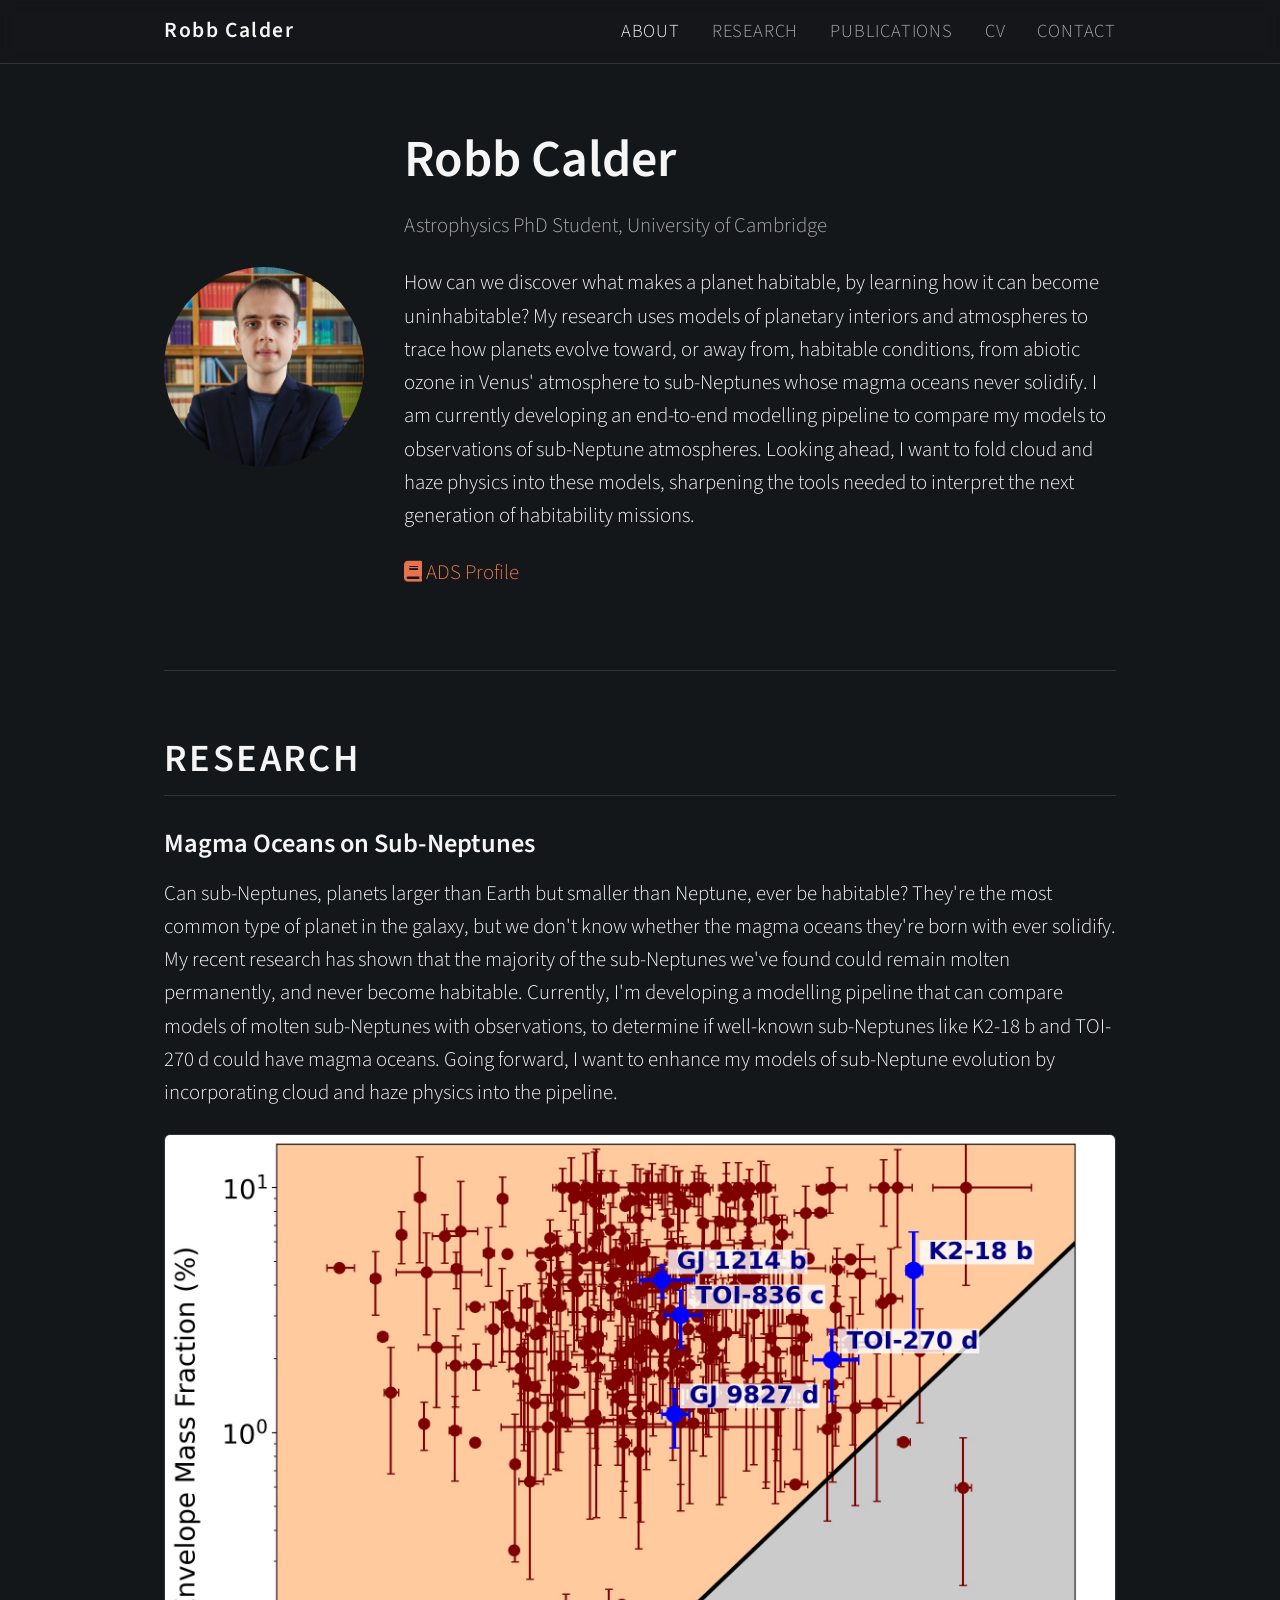
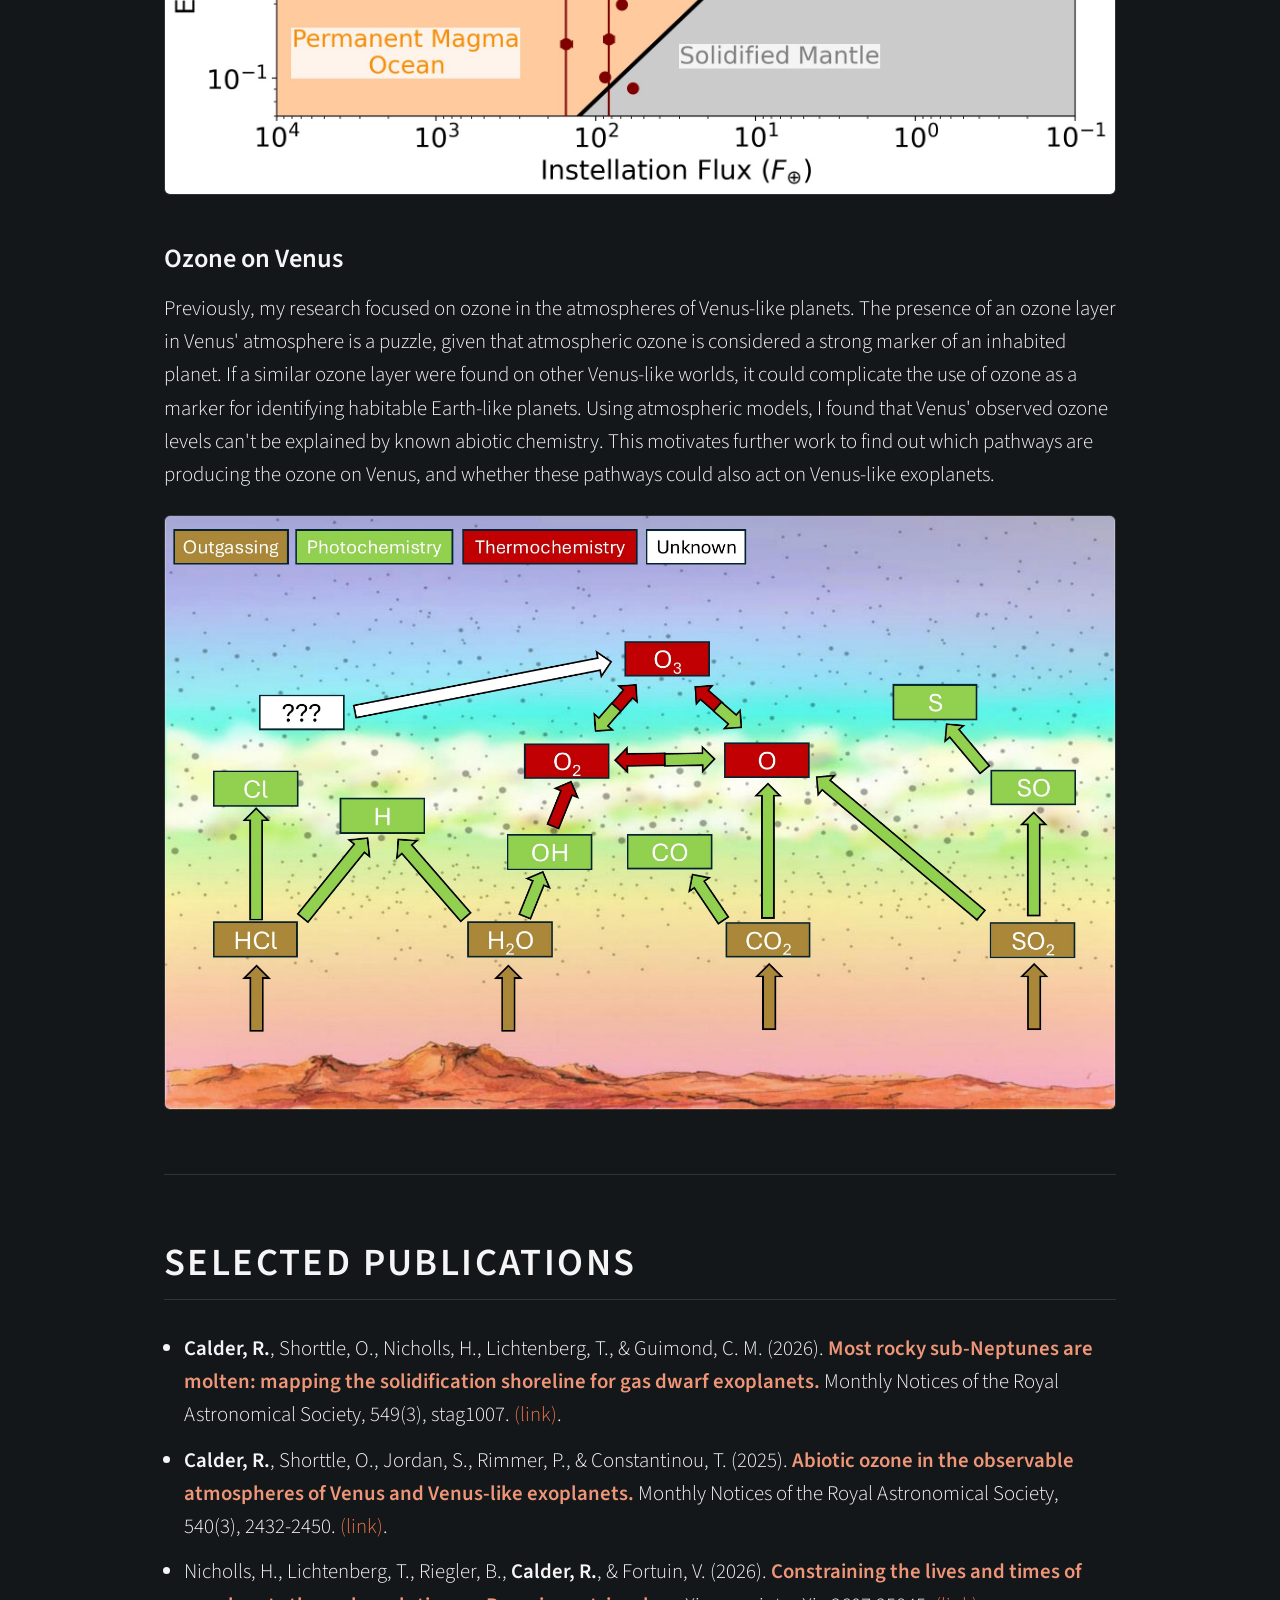
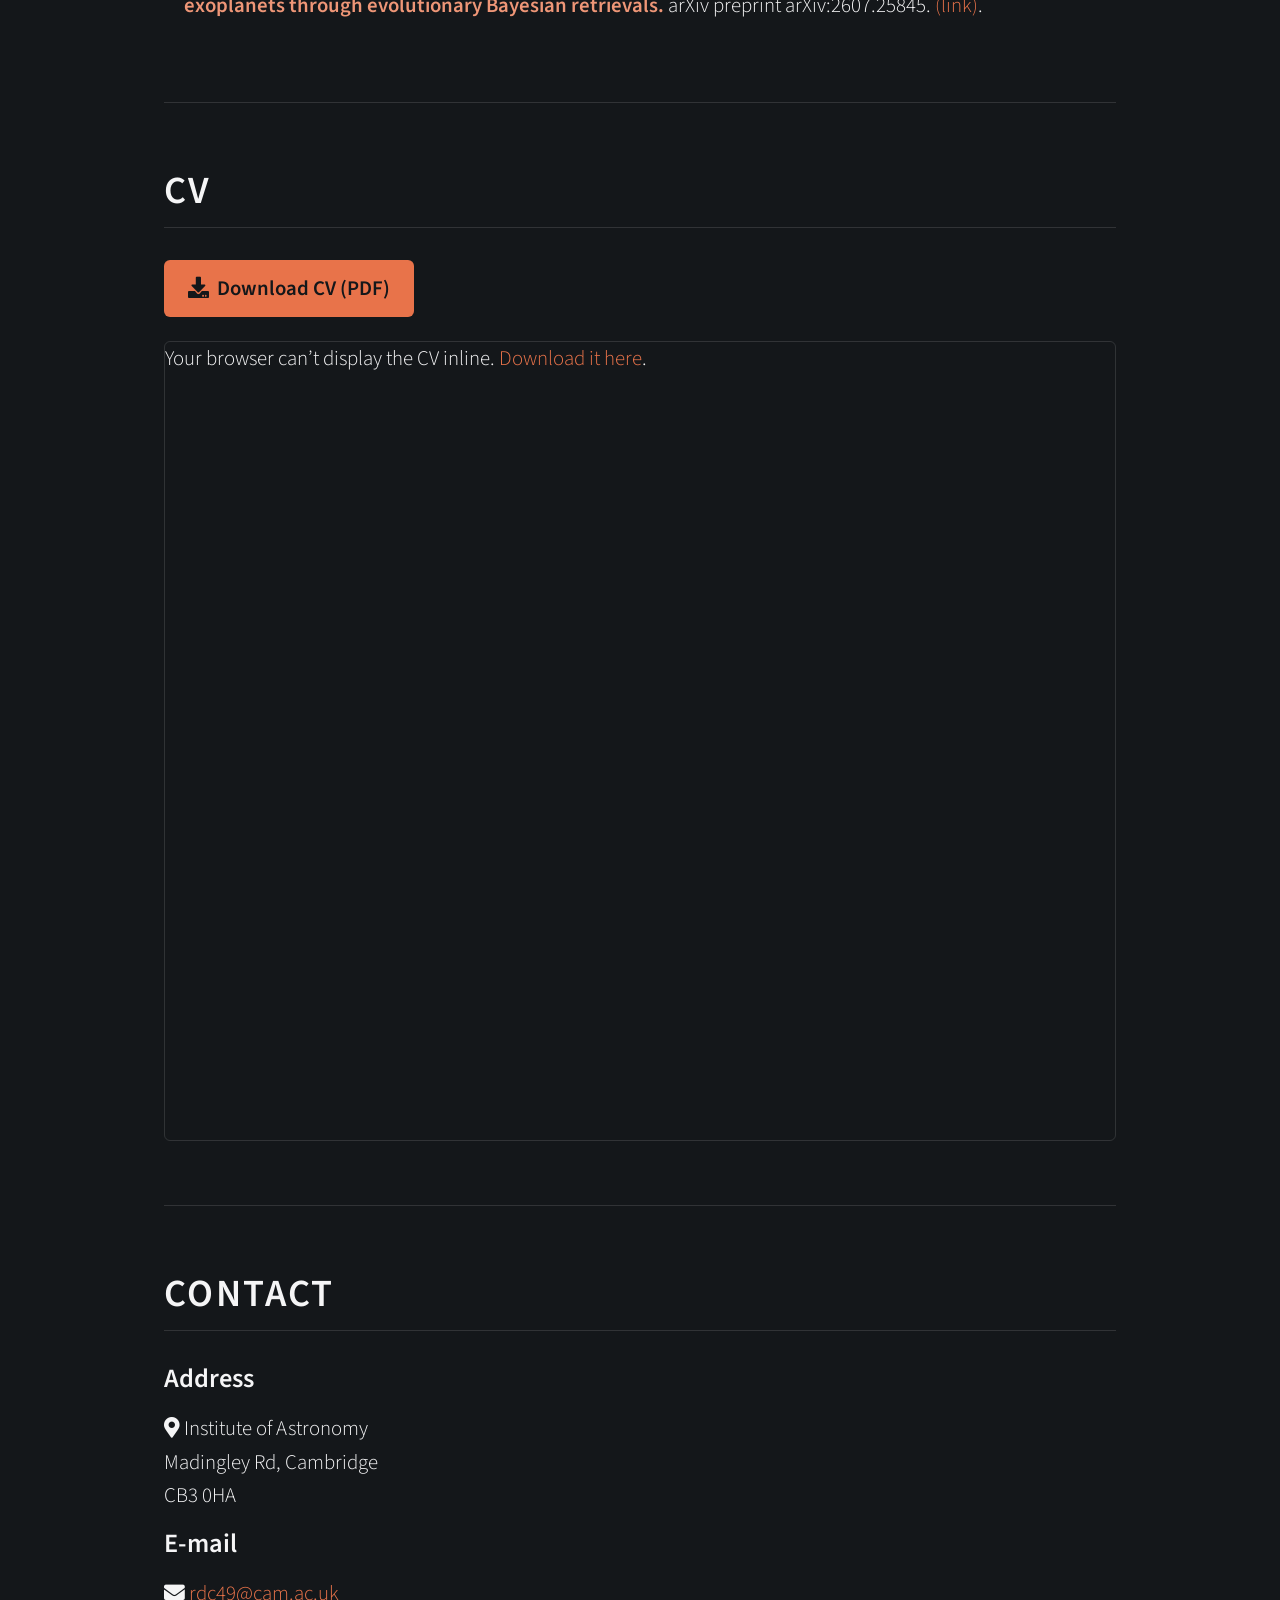
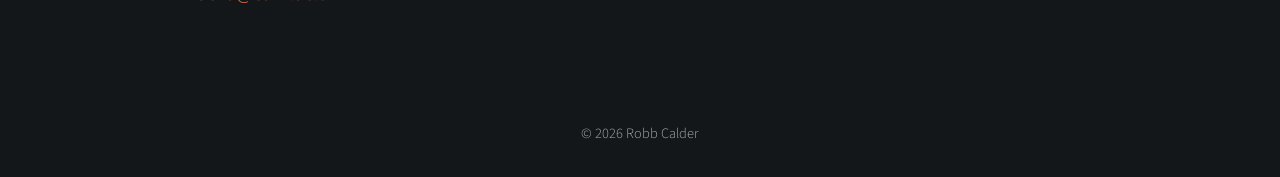
<file: index.html>
<!DOCTYPE html>
<html lang="en">
	<head>
		<meta charset="utf-8" />
		<title>Robb Calder - Astrophysics Doctoral Researcher</title>
		<meta name="viewport" content="width=device-width, initial-scale=1" />
		<meta name="description" content="Robb, PhD student researching atmospheres of hot rocky planets and runaway greenhouse effects.">
		<link rel="canonical" href="https://rdc49.github.io/" />
		<script type="application/ld+json">
		{
			"@context": "https://schema.org",
			"@type": "Person",
			"name": "Robb Calder",
			"url": "https://rdc49.github.io/",
			"image": "https://rdc49.github.io/images/RCalder_1.jpg",
			"jobTitle": "Astrophysics PhD Student",
			"affiliation": {
				"@type": "CollegeOrUniversity",
				"name": "University of Cambridge"
			},
			"worksFor": {
				"@type": "Organization",
				"name": "Institute of Astronomy, University of Cambridge",
				"address": {
					"@type": "PostalAddress",
					"streetAddress": "Madingley Rd",
					"addressLocality": "Cambridge",
					"postalCode": "CB3 0HA",
					"addressCountry": "GB"
				}
			},
			"email": "mailto:rdc49@cam.ac.uk",
			"sameAs": [
				"https://ui.adsabs.harvard.edu/search/fq=%7B!type%3Daqp%20v%3D%24fq_database%7D&fq_database=(database%3Aastronomy%20OR%20database%3Aphysics)&q=%20author%3A%22calder%2C%20robb%22&sort=date%20desc%2C%20bibcode%20desc&p_=0"
			]
		}
		</script>
		<link rel="preconnect" href="https://fonts.googleapis.com">
		<link rel="preconnect" href="https://fonts.gstatic.com" crossorigin>
		<link rel="stylesheet" href="https://fonts.googleapis.com/css?family=Source+Sans+Pro:300,300italic,600,600italic&display=swap">
		<link rel="stylesheet" href="assets/css/fontawesome-all.min.css" />
		<link rel="stylesheet" href="assets/css/main.css" />
	</head>
	<body>

		<header id="site-header">
			<div class="header-inner">
				<a href="#about" class="site-title">Robb Calder</a>

				<button class="nav-toggle" aria-expanded="false" aria-controls="site-nav" aria-label="Toggle navigation">
					<span></span><span></span><span></span>
				</button>

				<nav id="site-nav">
					<a href="#about">About</a>
					<a href="#research">Research</a>
					<a href="#publications">Publications</a>
					<a href="#cv">CV</a>
					<a href="#contact">Contact</a>
				</nav>
			</div>
		</header>

		<main>

			<section id="about" class="section">
				<div class="section-inner about-layout">
					<span class="portrait-frame">
						<img class="portrait" src="images/RCalder_1.jpg" alt="Portrait photo of Robb Calder" />
					</span>
					<div>
						<h1>Robb Calder</h1>
						<p class="subtitle">Astrophysics PhD Student, University of Cambridge</p>
						<p>How can we discover what makes a planet habitable, by learning how it can become uninhabitable? My research uses models of planetary interiors and atmospheres to trace how planets evolve toward, or away from, habitable conditions, from abiotic ozone in Venus' atmosphere to sub-Neptunes whose magma oceans never solidify. I am currently developing an end-to-end modelling pipeline to compare my models to observations of sub-Neptune atmospheres. Looking ahead, I want to fold cloud and haze physics into these models, sharpening the tools needed to interpret the next generation of habitability missions.</p>
						<p class="profile-links">
							<a href="https://ui.adsabs.harvard.edu/search/fq=%7B!type%3Daqp%20v%3D%24fq_database%7D&fq_database=(database%3Aastronomy%20OR%20database%3Aphysics)&q=%20author%3A%22calder%2C%20robb%22&sort=date%20desc%2C%20bibcode%20desc&p_=0"><i class="fas fa-book" aria-hidden="true"></i> ADS Profile</a>
						</p>
					</div>
				</div>
			</section>

			<section id="research" class="section">
				<div class="section-inner">
					<h2>Research</h2>

					<article class="research-item">
						<h3>Magma Oceans on Sub-Neptunes</h3>
						<p>Can sub-Neptunes, planets larger than Earth but smaller than Neptune, ever be habitable? They're the most common type of planet in the galaxy, but we don't know whether the magma oceans they're born with ever solidify. My recent research has shown that the majority of the sub-Neptunes we've found could remain molten permanently, and never become habitable. Currently, I'm developing a modelling pipeline that can compare models of molten sub-Neptunes with observations, to determine if well-known sub-Neptunes like K2-18 b and TOI-270 d could have magma oceans. Going forward, I want to enhance my models of sub-Neptune evolution by incorporating cloud and haze physics into the pipeline.</p>
						<img src="images/Slide2.jpg" alt="Diagram of magma ocean evolution beneath a hydrogen-dominated atmosphere on a sub-Neptune" />
					</article>

					<article class="research-item">
						<h3>Ozone on Venus</h3>
						<p>Previously, my research focused on ozone in the atmospheres of Venus-like planets. The presence of an ozone layer in Venus' atmosphere is a puzzle, given that atmospheric ozone is considered a strong marker of an inhabited planet. If a similar ozone layer were found on other Venus-like worlds, it could complicate the use of ozone as a marker for identifying habitable Earth-like planets. Using atmospheric models, I found that Venus' observed ozone levels can't be explained by known abiotic chemistry. This motivates further work to find out which pathways are producing the ozone on Venus, and whether these pathways could also act on Venus-like exoplanets.</p>
						<img src="images/Slide1.jpg" alt="Diagram of abiotic ozone formation in the atmosphere of Venus" />
					</article>
				</div>
			</section>

			<section id="publications" class="section">
				<div class="section-inner">
					<h2>Selected Publications</h2>
					<ul class="publications">
						<li><strong>Calder, R.</strong>, Shorttle, O., Nicholls, H., Lichtenberg, T., &amp; Guimond, C. M. (2026). <strong class="pub-title">Most rocky sub-Neptunes are molten: mapping the solidification shoreline for gas dwarf exoplanets.</strong> Monthly Notices of the Royal Astronomical Society, 549(3), stag1007. <a href="https://academic.oup.com/mnras/article/549/3/stag1007/8700167">(link)</a>.</li>
						<li><strong>Calder, R.</strong>, Shorttle, O., Jordan, S., Rimmer, P., &amp; Constantinou, T. (2025). <strong class="pub-title">Abiotic ozone in the observable atmospheres of Venus and Venus-like exoplanets.</strong> Monthly Notices of the Royal Astronomical Society, 540(3), 2432-2450. <a href="https://academic.oup.com/mnras/article/540/3/2432/8142531">(link)</a>.</li>
						<li>Nicholls, H., Lichtenberg, T., Riegler, B.,<strong> Calder, R.</strong>, &amp; Fortuin, V. (2026). <strong class="pub-title">Constraining the lives and times of exoplanets through evolutionary Bayesian retrievals.</strong> arXiv preprint arXiv:2607.25845. <a href="https://arxiv.org/abs/2607.25845">(link)</a>.</li>
					</ul>
				</div>
			</section>

			<section id="cv" class="section">
				<div class="section-inner">
					<h2>CV</h2>
					<a class="button" href="Academic_CV.pdf" download><i class="fas fa-download" aria-hidden="true"></i> Download CV (PDF)</a>
					<object class="cv-embed" data="Academic_CV.pdf" type="application/pdf" width="100%" height="800">
						<p>Your browser can&rsquo;t display the CV inline. <a href="Academic_CV.pdf">Download it here</a>.</p>
					</object>
				</div>
			</section>

			<section id="contact" class="section">
				<div class="section-inner">
					<h2>Contact</h2>
					<h3>Address</h3>
					<p>
						<i class="fas fa-map-marker-alt" aria-hidden="true"></i>
						Institute of Astronomy<br>
						Madingley Rd, Cambridge<br>
						CB3 0HA
					</p>
					<h3>E-mail</h3>
					<p><i class="fas fa-envelope" aria-hidden="true"></i> <a href="mailto:rdc49@cam.ac.uk">rdc49@cam.ac.uk</a></p>
				</div>
			</section>

		</main>

		<footer id="site-footer">
			<p>&copy; 2026 Robb Calder</p>
		</footer>

		<script src="assets/js/main.js"></script>

	</body>
</html>
</file>
<file: assets/css/main.css>
/*
	Custom stylesheet for rdc49.github.io.
	Plain CSS, no build step — edit this file directly.
*/

:root {
	--bg: #14171a;
	--bg-alt: #1b1f22;
	--fg: #f5f5f6;
	--fg-muted: rgba(245, 245, 246, 0.65);
	--accent: #e8734a;
	--accent-light: #ee9677;
	--border: rgba(255, 255, 255, 0.12);
	--max-width: 1000px;
	--header-height: 4rem;
	--radius: 6px;
}

* {
	box-sizing: border-box;
}

html {
	scroll-behavior: smooth;
}

body {
	margin: 0;
	background: var(--bg);
	color: var(--fg);
	font-family: "Source Sans Pro", -apple-system, BlinkMacSystemFont, sans-serif;
	font-weight: 300;
	font-size: 1.3rem;
	line-height: 1.6;
	-webkit-font-smoothing: antialiased;
}

h1, h2, h3 {
	font-weight: 600;
	line-height: 1.25;
	margin: 0 0 1rem;
}

strong, b {
	font-weight: 600;
}

.pub-title {
	color: var(--accent-light);
}

h1 {
	font-size: 3.25rem;
}

h2 {
	font-size: 2.4rem;
	letter-spacing: 0.15rem;
	text-transform: uppercase;
	border-bottom: 1px solid var(--border);
	padding-bottom: 0.75rem;
	margin-bottom: 2rem;
}

h3 {
	font-size: 1.65rem;
	color: var(--fg);
}

p {
	margin: 0 0 1rem;
}

a {
	color: var(--accent);
	text-decoration: none;
}

a:hover,
a:focus {
	text-decoration: underline;
}

img {
	max-width: 100%;
	height: auto;
	display: block;
}

ul {
	margin: 0 0 1rem;
	padding-left: 1.25rem;
}

li {
	margin-bottom: 0.75rem;
}

/* Header */

#site-header {
	position: sticky;
	top: 0;
	z-index: 100;
	background: rgba(20, 23, 26, 0.9);
	backdrop-filter: blur(6px);
	border-bottom: 1px solid var(--border);
	height: var(--header-height);
}

.header-inner {
	max-width: var(--max-width);
	height: 100%;
	margin: 0 auto;
	padding: 0 1.5rem;
	display: flex;
	align-items: center;
	justify-content: space-between;
}

.site-title {
	color: var(--fg);
	font-weight: 600;
	font-size: 1.35rem;
	letter-spacing: 0.1rem;
}

.site-title:hover {
	text-decoration: none;
	color: var(--accent);
}

#site-nav {
	display: flex;
	gap: 2rem;
}

#site-nav a {
	color: var(--fg-muted);
	font-size: 1.15rem;
	letter-spacing: 0.05rem;
	text-transform: uppercase;
}

#site-nav a:hover,
#site-nav a.is-active {
	color: var(--fg);
	text-decoration: none;
}

.nav-toggle {
	display: none;
	flex-direction: column;
	justify-content: center;
	gap: 5px;
	width: 2.25rem;
	height: 2.25rem;
	background: none;
	border: 0;
	cursor: pointer;
	padding: 0;
}

.nav-toggle span {
	display: block;
	height: 2px;
	background: var(--fg);
	border-radius: 1px;
}

/* Main / sections */

main {
	max-width: var(--max-width);
	margin: 0 auto;
	padding: 0 1.5rem;
}

.section {
	padding: 4rem 0;
	border-bottom: 1px solid var(--border);
	scroll-margin-top: var(--header-height);
}

.section:last-child {
	border-bottom: none;
}

.section-inner {
	width: 100%;
}

.about-layout {
	display: flex;
	gap: 2.5rem;
	align-items: center;
}

.portrait-frame {
	display: block;
	width: 200px;
	height: 200px;
	border-radius: 50%;
	overflow: hidden;
	flex-shrink: 0;
}

.portrait {
	width: 100%;
	height: 100%;
	object-fit: cover;
	object-position: center 10%;
	transform: scale(1.15);
	transform-origin: 50% 18%;
}

.subtitle {
	color: var(--fg-muted);
	margin-bottom: 1.5rem;
}

.profile-links {
	display: flex;
	gap: 1.5rem;
	margin-top: 1.5rem;
}

.research-item {
	margin-bottom: 3rem;
}

.research-item:last-child {
	margin-bottom: 0;
}

.research-item img {
	margin-top: 1.5rem;
	border-radius: var(--radius);
	border: 1px solid var(--border);
}

.button {
	display: inline-flex;
	align-items: center;
	gap: 0.5rem;
	background: var(--accent);
	color: #14171a;
	font-weight: 600;
	padding: 0.75rem 1.5rem;
	border-radius: var(--radius);
	margin-bottom: 1.5rem;
}

.button:hover {
	text-decoration: none;
	filter: brightness(1.1);
}

.cv-embed {
	width: 100%;
	border: 1px solid var(--border);
	border-radius: var(--radius);
	display: block;
}

/* Footer */

#site-footer {
	text-align: center;
	padding: 2rem 1.5rem;
	color: var(--fg-muted);
	font-size: 0.9rem;
}

#site-footer p {
	margin: 0;
}

/* Responsive */

@media (max-width: 700px) {
	.nav-toggle {
		display: flex;
	}

	#site-nav {
		display: none;
		position: absolute;
		top: var(--header-height);
		left: 0;
		right: 0;
		flex-direction: column;
		gap: 0;
		background: var(--bg-alt);
		border-bottom: 1px solid var(--border);
	}

	#site-nav.is-open {
		display: flex;
	}

	#site-nav a {
		padding: 1rem 1.5rem;
		border-top: 1px solid var(--border);
	}

	.about-layout {
		flex-direction: column;
		text-align: center;
	}

	.portrait-frame {
		width: 160px;
		height: 160px;
		margin: 0 auto;
	}

	h1 {
		font-size: 2.4rem;
	}

	.cv-embed {
		height: 500px;
	}
}
</file>
